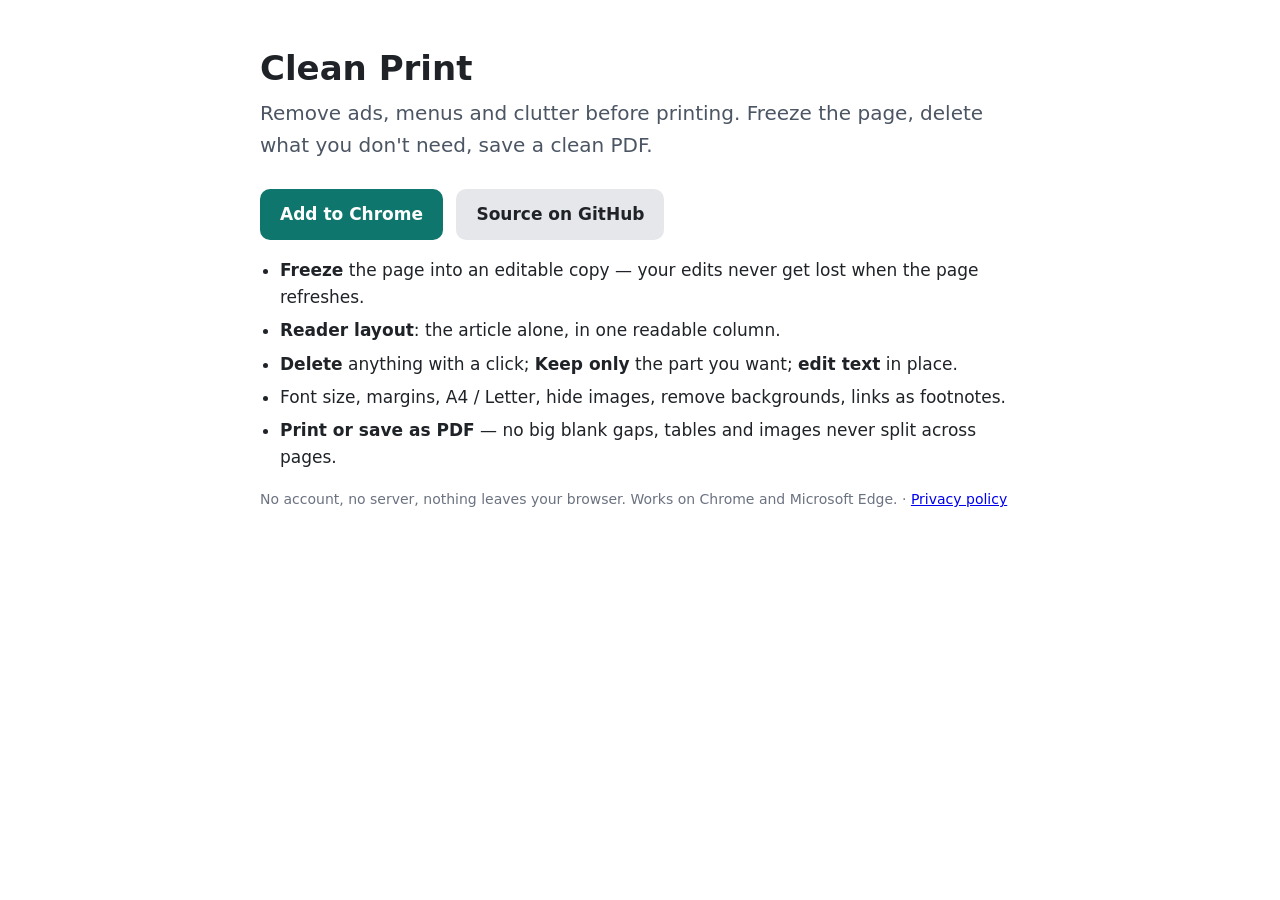
<file: docs/index.html>
<!doctype html>
<html lang="en">
<head>
<meta charset="utf-8"><meta name="viewport" content="width=device-width, initial-scale=1">
<title>Clean Print – Edit any page, save a clean PDF</title>
<style>
  :root { --accent: #0f766e; }
  body { max-width: 760px; margin: 48px auto; padding: 0 20px; font: 17px/1.6 system-ui, -apple-system, "Segoe UI", sans-serif; color: #1f2328; }
  h1 { font-size: 34px; line-height: 1.2; margin: 0 0 8px; }
  .lead { font-size: 20px; color: #4b5563; margin: 0 0 28px; }
  .btn { display: inline-block; background: var(--accent); color: #fff; text-decoration: none; padding: 12px 20px; border-radius: 10px; font-weight: 600; }
  .btn.alt { background: #e5e7eb; color: #1f2328; margin-left: 8px; }
  ul { padding-left: 20px; } li { margin: 6px 0; }
  .muted { color: #6b7280; font-size: 14px; }
  hr { border: 0; border-top: 1px solid #e5e7eb; margin: 36px 0; }
</style>
</head>
<body>
<h1>Clean Print</h1>
<p class="lead">Remove ads, menus and clutter before printing. Freeze the page, delete what you don't need, save a clean PDF.</p>
<p>
  <a class="btn" href="https://chromewebstore.google.com/detail/jjflkejhfnehgkfddjjajkbcmhienfoo">Add to Chrome</a>
  <a class="btn alt" href="https://github.com/ArslanYigitAlp/clean-print">Source on GitHub</a>
</p>
<ul>
  <li><strong>Freeze</strong> the page into an editable copy — your edits never get lost when the page refreshes.</li>
  <li><strong>Reader layout</strong>: the article alone, in one readable column.</li>
  <li><strong>Delete</strong> anything with a click; <strong>Keep only</strong> the part you want; <strong>edit text</strong> in place.</li>
  <li>Font size, margins, A4 / Letter, hide images, remove backgrounds, links as footnotes.</li>
  <li><strong>Print or save as PDF</strong> — no big blank gaps, tables and images never split across pages.</li>
</ul>
<p class="muted">No account, no server, nothing leaves your browser. Works on Chrome and Microsoft Edge. · <a href="privacy.html">Privacy policy</a></p>
</body>
</html>
</file>
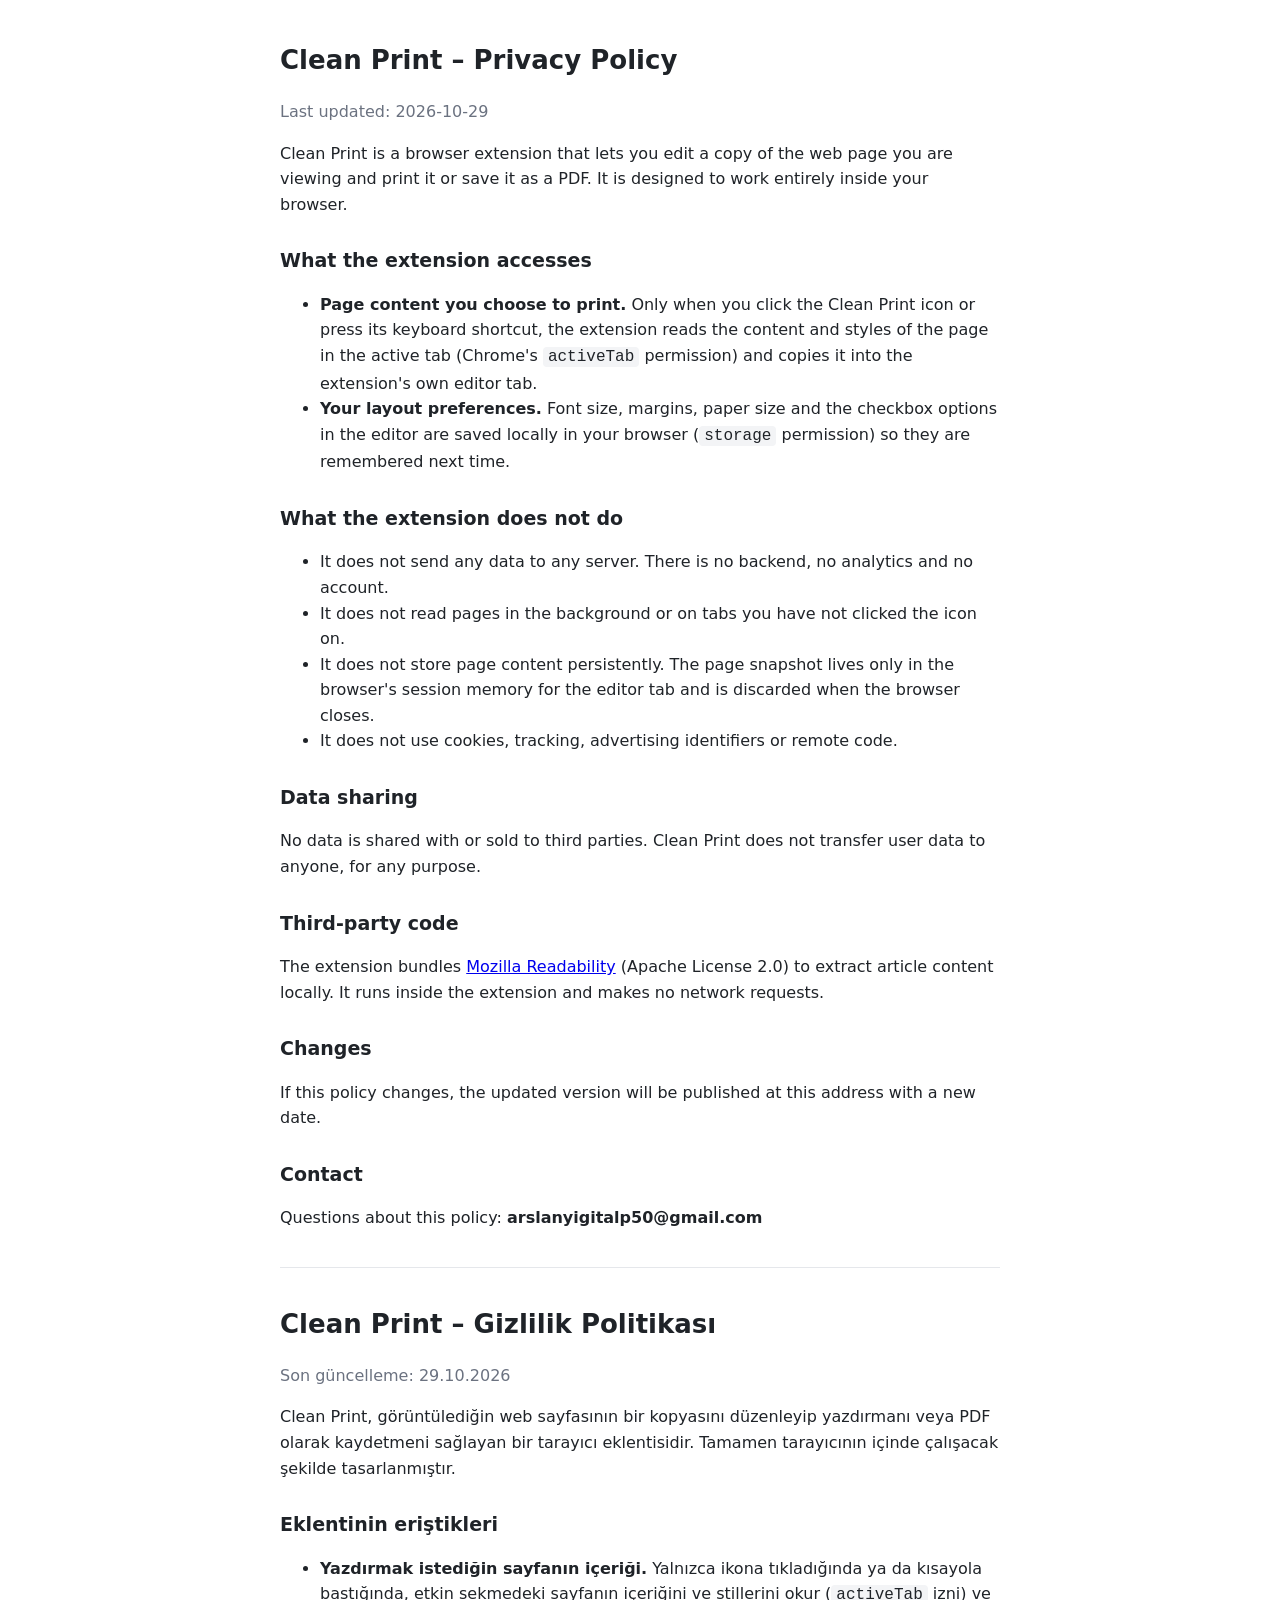
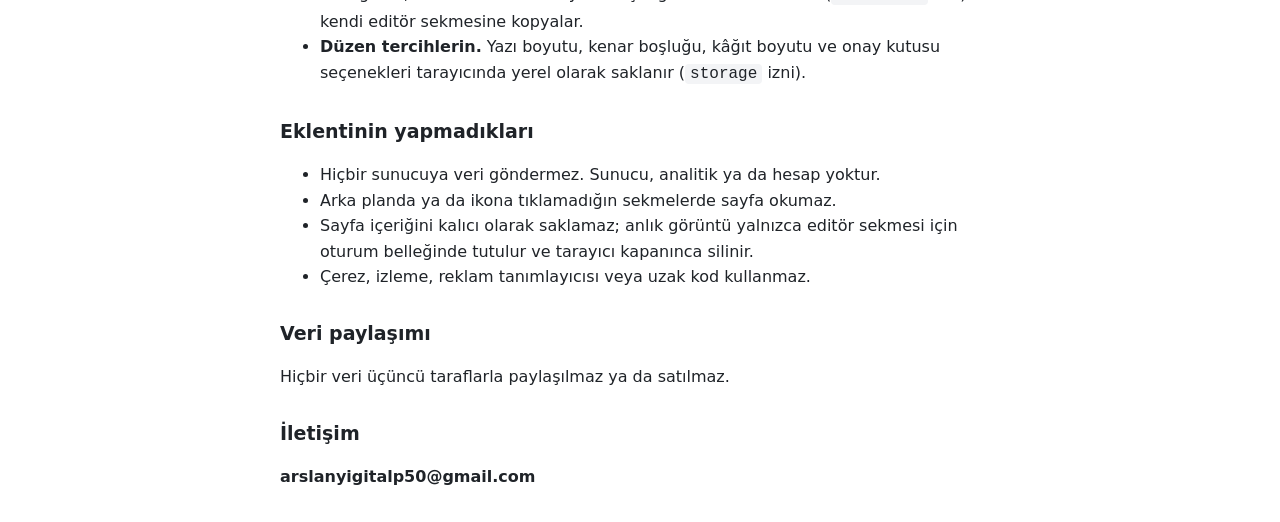
<file: docs/privacy.html>
<!doctype html>
<html lang="en">
<head>
<meta charset="utf-8">
<meta name="viewport" content="width=device-width, initial-scale=1">
<title>Clean Print – Privacy Policy</title>
<style>
  body { max-width: 720px; margin: 40px auto; padding: 0 20px; font: 16px/1.6 system-ui, -apple-system, "Segoe UI", sans-serif; color: #1f2328; }
  h1 { font-size: 26px; } h2 { font-size: 19px; margin-top: 28px; }
  code { background: #f3f4f6; padding: 1px 5px; border-radius: 4px; }
  .muted { color: #6b7280; }
  hr { border: 0; border-top: 1px solid #e5e7eb; margin: 36px 0; }
</style>
</head>
<body>
<h1>Clean Print – Privacy Policy</h1>
<p class="muted">Last updated: 2026-10-29</p>

<p>Clean Print is a browser extension that lets you edit a copy of the web page you are viewing and print it or save it as a PDF. It is designed to work entirely inside your browser.</p>

<h2>What the extension accesses</h2>
<ul>
  <li><strong>Page content you choose to print.</strong> Only when you click the Clean Print icon or press its keyboard shortcut, the extension reads the content and styles of the page in the active tab (Chrome's <code>activeTab</code> permission) and copies it into the extension's own editor tab.</li>
  <li><strong>Your layout preferences.</strong> Font size, margins, paper size and the checkbox options in the editor are saved locally in your browser (<code>storage</code> permission) so they are remembered next time.</li>
</ul>

<h2>What the extension does not do</h2>
<ul>
  <li>It does not send any data to any server. There is no backend, no analytics and no account.</li>
  <li>It does not read pages in the background or on tabs you have not clicked the icon on.</li>
  <li>It does not store page content persistently. The page snapshot lives only in the browser's session memory for the editor tab and is discarded when the browser closes.</li>
  <li>It does not use cookies, tracking, advertising identifiers or remote code.</li>
</ul>

<h2>Data sharing</h2>
<p>No data is shared with or sold to third parties. Clean Print does not transfer user data to anyone, for any purpose.</p>

<h2>Third-party code</h2>
<p>The extension bundles <a href="https://github.com/mozilla/readability">Mozilla Readability</a> (Apache License 2.0) to extract article content locally. It runs inside the extension and makes no network requests.</p>

<h2>Changes</h2>
<p>If this policy changes, the updated version will be published at this address with a new date.</p>

<h2>Contact</h2>
<p>Questions about this policy: <strong>arslanyigitalp50@gmail.com</strong></p>

<hr>

<h1 lang="tr">Clean Print – Gizlilik Politikası</h1>
<p class="muted">Son güncelleme: 29.10.2026</p>
<p>Clean Print, görüntülediğin web sayfasının bir kopyasını düzenleyip yazdırmanı veya PDF olarak kaydetmeni sağlayan bir tarayıcı eklentisidir. Tamamen tarayıcının içinde çalışacak şekilde tasarlanmıştır.</p>
<h2>Eklentinin eriştikleri</h2>
<ul>
  <li><strong>Yazdırmak istediğin sayfanın içeriği.</strong> Yalnızca ikona tıkladığında ya da kısayola bastığında, etkin sekmedeki sayfanın içeriğini ve stillerini okur (<code>activeTab</code> izni) ve kendi editör sekmesine kopyalar.</li>
  <li><strong>Düzen tercihlerin.</strong> Yazı boyutu, kenar boşluğu, kâğıt boyutu ve onay kutusu seçenekleri tarayıcında yerel olarak saklanır (<code>storage</code> izni).</li>
</ul>
<h2>Eklentinin yapmadıkları</h2>
<ul>
  <li>Hiçbir sunucuya veri göndermez. Sunucu, analitik ya da hesap yoktur.</li>
  <li>Arka planda ya da ikona tıklamadığın sekmelerde sayfa okumaz.</li>
  <li>Sayfa içeriğini kalıcı olarak saklamaz; anlık görüntü yalnızca editör sekmesi için oturum belleğinde tutulur ve tarayıcı kapanınca silinir.</li>
  <li>Çerez, izleme, reklam tanımlayıcısı veya uzak kod kullanmaz.</li>
</ul>
<h2>Veri paylaşımı</h2>
<p>Hiçbir veri üçüncü taraflarla paylaşılmaz ya da satılmaz.</p>
<h2>İletişim</h2>
<p><strong>arslanyigitalp50@gmail.com</strong></p>
</body>
</html>
</file>
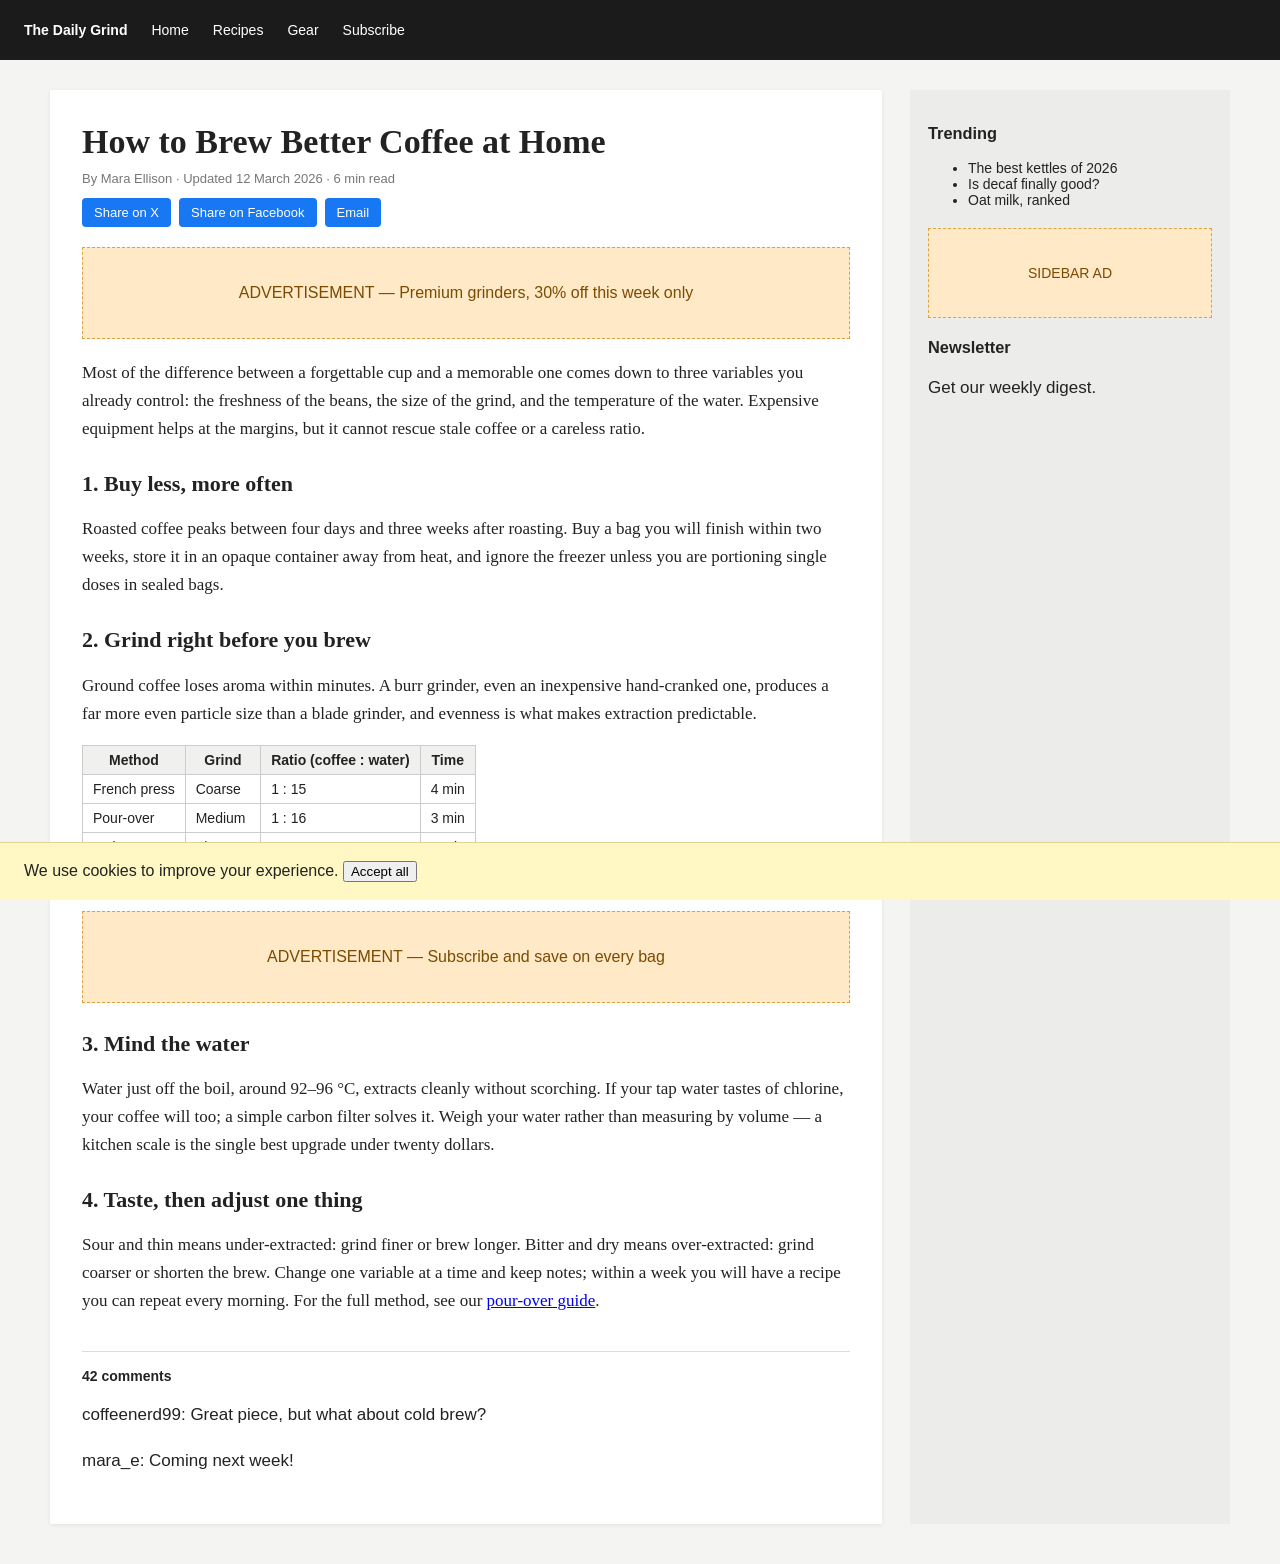
<file: store/demo.html>
<!doctype html><html><head><meta charset="utf-8"><title>How to Brew Better Coffee at Home – The Daily Grind</title>
<style>
 body{margin:0;font-family:Georgia,serif;background:#f4f4f2;color:#222}
 nav{position:fixed;top:0;left:0;right:0;height:60px;background:#1b1b1b;color:#fff;display:flex;align-items:center;padding:0 24px;gap:24px;font-family:Arial;font-size:14px}
 .wrap{display:grid;grid-template-columns:1fr 320px;gap:28px;max-width:1180px;margin:0 auto;padding:90px 24px 40px}
 main{background:#fff;padding:32px;box-shadow:0 1px 4px rgba(0,0,0,.08)}
 .sidebar{background:#ececea;padding:18px;font-family:Arial;font-size:14px}
 .ad{background:#ffe9c7;border:1px dashed #d9a441;padding:36px;text-align:center;font-family:Arial;margin:20px 0;color:#7a4b00}
 .share{display:flex;gap:8px;margin:12px 0 20px}.share a{background:#1877f2;color:#fff;padding:7px 12px;border-radius:4px;text-decoration:none;font-family:Arial;font-size:13px}
 h1{font-size:34px;line-height:1.2;margin:0 0 8px}.byline{color:#777;font-family:Arial;font-size:13px}
 p{font-size:17px;line-height:1.65}h2{font-size:22px;margin-top:28px}
 table{border-collapse:collapse;font-family:Arial;font-size:14px;margin:12px 0}td,th{border:1px solid #ccc;padding:6px 10px}th{background:#f0f0ee}
 .cookie{position:fixed;bottom:0;left:0;right:0;background:#fff8c4;padding:18px 24px;font-family:Arial;border-top:1px solid #e0d58a}
 .comments{margin-top:36px;border-top:1px solid #ddd;padding-top:16px;font-family:Arial;font-size:14px}
</style></head><body>
<nav><b>The Daily Grind</b><span>Home</span><span>Recipes</span><span>Gear</span><span>Subscribe</span></nav>
<div class="wrap">
<main>
 <h1>How to Brew Better Coffee at Home</h1>
 <div class="byline">By Mara Ellison · Updated 12 March 2026 · 6 min read</div>
 <div class="share"><a href="https://example.com/share/x">Share on X</a><a href="https://example.com/share/fb">Share on Facebook</a><a href="https://example.com/share/mail">Email</a></div>
 <div class="ad">ADVERTISEMENT — Premium grinders, 30% off this week only</div>
 <p>Most of the difference between a forgettable cup and a memorable one comes down to three variables you already control: the freshness of the beans, the size of the grind, and the temperature of the water. Expensive equipment helps at the margins, but it cannot rescue stale coffee or a careless ratio.</p>
 <h2>1. Buy less, more often</h2>
 <p>Roasted coffee peaks between four days and three weeks after roasting. Buy a bag you will finish within two weeks, store it in an opaque container away from heat, and ignore the freezer unless you are portioning single doses in sealed bags.</p>
 <h2>2. Grind right before you brew</h2>
 <p>Ground coffee loses aroma within minutes. A burr grinder, even an inexpensive hand-cranked one, produces a far more even particle size than a blade grinder, and evenness is what makes extraction predictable.</p>
 <table><tr><th>Method</th><th>Grind</th><th>Ratio (coffee : water)</th><th>Time</th></tr>
 <tr><td>French press</td><td>Coarse</td><td>1 : 15</td><td>4 min</td></tr>
 <tr><td>Pour-over</td><td>Medium</td><td>1 : 16</td><td>3 min</td></tr>
 <tr><td>Moka pot</td><td>Fine</td><td>1 : 10</td><td>2 min</td></tr>
 <tr><td>Espresso</td><td>Very fine</td><td>1 : 2</td><td>28 s</td></tr></table>
 <div class="ad">ADVERTISEMENT — Subscribe and save on every bag</div>
 <h2>3. Mind the water</h2>
 <p>Water just off the boil, around 92–96 °C, extracts cleanly without scorching. If your tap water tastes of chlorine, your coffee will too; a simple carbon filter solves it. Weigh your water rather than measuring by volume — a kitchen scale is the single best upgrade under twenty dollars.</p>
 <h2>4. Taste, then adjust one thing</h2>
 <p>Sour and thin means under-extracted: grind finer or brew longer. Bitter and dry means over-extracted: grind coarser or shorten the brew. Change one variable at a time and keep notes; within a week you will have a recipe you can repeat every morning. For the full method, see our <a href="https://example.com/guide/pour-over">pour-over guide</a>.</p>
 <div class="comments"><b>42 comments</b><p>coffeenerd99: Great piece, but what about cold brew?</p><p>mara_e: Coming next week!</p></div>
</main>
<div class="sidebar"><h3>Trending</h3><ul><li>The best kettles of 2026</li><li>Is decaf finally good?</li><li>Oat milk, ranked</li></ul><div class="ad">SIDEBAR AD</div><h3>Newsletter</h3><p>Get our weekly digest.</p></div>
</div>
<div class="cookie">We use cookies to improve your experience. <button>Accept all</button></div>
</body></html>
</file>
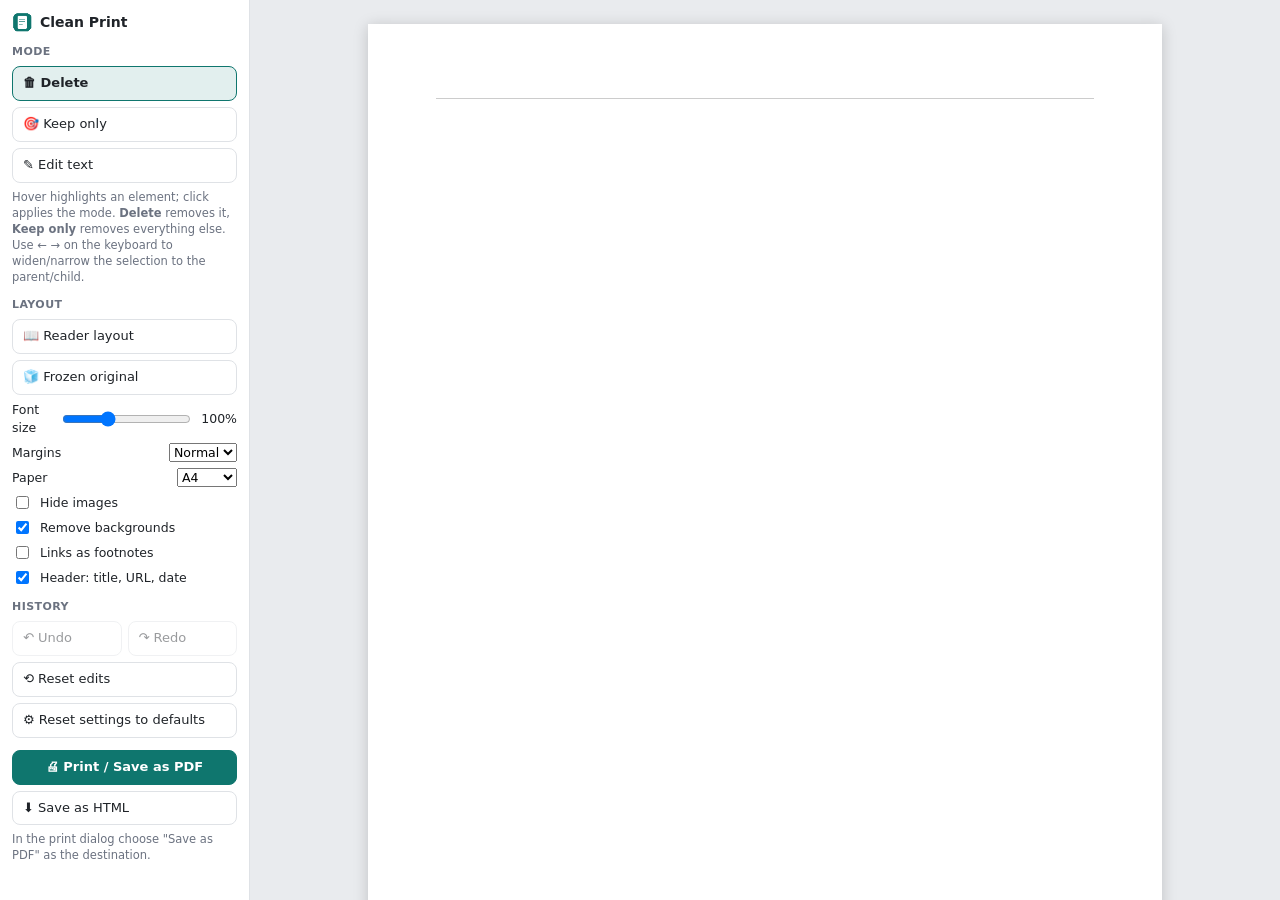
<file: src/editor/editor.html>
<!doctype html>
<html>
<head>
  <meta charset="utf-8">
  <title>Clean Print</title>
  <link rel="icon" href="../icons/icon32.png">
  <link rel="stylesheet" href="editor.css">
</head>
<body>
  <aside id="tools">
    <div class="brand"><img src="../icons/icon32.png" alt="" width="20"><strong>Clean Print</strong></div>
    <div class="group">
      <div class="lbl">Mode</div>
      <button id="mDelete" class="tool on" title="Click an element to remove it (D)">🗑 Delete</button>
      <button id="mKeep" class="tool" title="Keep only the clicked element (K)">🎯 Keep only</button>
      <button id="mEdit" class="tool" title="Edit text inline (E)">✎ Edit text</button>
      <div class="hint">Hover highlights an element; click applies the mode. <b>Delete</b> removes it, <b>Keep only</b> removes everything else. Use ← → on the keyboard to widen/narrow the selection to the parent/child.</div>
    </div>
    <div class="group">
      <div class="lbl">Layout</div>
      <button id="reader" class="tool">📖 Reader layout</button>
      <button id="original" class="tool">🧊 Frozen original</button>
      <label>Font size <input id="fs" type="range" min="70" max="160" value="100"><span id="fsv">100%</span></label>
      <label>Margins <select id="margin"><option value="10">Narrow</option><option value="18" selected>Normal</option><option value="25">Wide</option></select></label>
      <label>Paper <select id="paperSize"><option value="A4" selected>A4</option><option value="Letter">Letter</option></select></label>
      <label><input type="checkbox" id="noImages"> Hide images</label>
      <label><input type="checkbox" id="noBg" checked> Remove backgrounds</label>
      <label><input type="checkbox" id="linkFoot"> Links as footnotes</label>
      <label><input type="checkbox" id="header" checked> Header: title, URL, date</label>
    </div>
    <div class="group">
      <div class="lbl">History</div>
      <div class="row"><button id="undo" class="tool half" disabled>↶ Undo</button><button id="redo" class="tool half" disabled>↷ Redo</button></div>
      <button id="reset" class="tool">⟲ Reset edits</button>
      <button id="resetOpts" class="tool">⚙ Reset settings to defaults</button>
    </div>
    <div class="group">
      <button id="print" class="primary">🖨 Print / Save as PDF</button>
      <button id="saveHtml" class="tool">⬇ Save as HTML</button>
      <div class="hint">In the print dialog choose "Save as PDF" as the destination.</div>
    </div>
    <div id="meta" class="hint small"></div>
  </aside>

  <main id="stage">
    <div id="paper-wrap">
      <header id="docHeader"><span id="hTitle"></span><span id="hMeta"></span></header>
      <article id="paper"></article>
      <footer id="footnotes" hidden><h3>Links</h3><ol id="fnList"></ol></footer>
    </div>
  </main>

  <div id="hl"></div>
  <div id="hlTag"></div>

  <script src="editor.js"></script>
</body>
</html>
</file>
<file: src/editor/editor.css>
:root { --bg: #e9ebee; --panel: #fff; --fg: #1f2328; --muted: #6b7280; --line: #dfe2e6; --accent: #0f766e; --sel: #d9480f; }
@media (prefers-color-scheme: dark) { :root { --bg: #1b1d20; --panel: #26292d; --fg: #e8e8e8; --muted: #9aa0a6; --line: #3a3d42; } }
* { box-sizing: border-box; }
html, body { height: 100%; margin: 0; }
body { display: flex; font: 13px/1.45 system-ui, -apple-system, "Segoe UI", sans-serif; color: var(--fg); background: var(--bg); }
#tools { width: 250px; background: var(--panel); border-right: 1px solid var(--line); padding: 12px; display: flex; flex-direction: column; gap: 12px; overflow: auto; }
.brand { display: flex; align-items: center; gap: 8px; font-size: 14px; }
.group { display: flex; flex-direction: column; gap: 6px; }
.lbl { font-size: 11px; text-transform: uppercase; letter-spacing: .04em; color: var(--muted); font-weight: 600; }
.tool, .primary { font: inherit; text-align: left; border: 1px solid var(--line); background: var(--panel); color: var(--fg); border-radius: 8px; padding: 7px 10px; cursor: pointer; }
.tool:hover { border-color: var(--muted); }
.tool.on { border-color: var(--accent); background: color-mix(in srgb, var(--accent) 12%, var(--panel)); font-weight: 600; }
.tool:disabled { opacity: .45; cursor: default; }
.tool.half { flex: 1; }
.row { display: flex; gap: 6px; }
.primary { background: var(--accent); color: #fff; border-color: var(--accent); font-weight: 600; text-align: center; }
label { display: flex; align-items: center; gap: 8px; font-size: 12.5px; }
label input[type=range] { flex: 1; }
label select { margin-left: auto; font: inherit; }
.hint { font-size: 11.5px; color: var(--muted); line-height: 1.4; }
.hint.small { margin-top: auto; }

#stage { flex: 1; overflow: auto; padding: 24px; }
#paper-wrap { background: #fff; color: #111; margin: 0 auto; box-shadow: 0 2px 14px rgba(0,0,0,.18); width: 210mm; min-height: 297mm; padding: 18mm; position: relative; }
#paper-wrap.letter { width: 216mm; min-height: 279mm; }
#docHeader { display: flex; justify-content: space-between; gap: 12px; font: 11px/1.3 system-ui, sans-serif; color: #555; border-bottom: 1px solid #ccc; padding-bottom: 6px; margin-bottom: 14px; }
#docHeader[hidden] { display: none; }
#hTitle { font-weight: 600; overflow: hidden; text-overflow: ellipsis; white-space: nowrap; }
#hMeta { white-space: nowrap; }
#paper { font-size: 100%; }
#paper * { max-width: 100% !important; }
#paper img { height: auto !important; }
#paper.no-images img { display: none !important; }
#paper.no-bg * { background: transparent !important; box-shadow: none !important; color: #111 !important; border-color: #999 !important; }
#paper.no-bg a { color: #1a0dab !important; }
#paper.no-bg { background: transparent !important; background-image: none !important; }
#paper.reader { font: 16px/1.6 Georgia, "Times New Roman", serif; max-width: 100%; }
#paper.reader h1 { font-size: 1.8em; line-height: 1.25; margin: 0 0 .4em; }
#paper.reader .byline { color: #555; font-style: italic; margin-bottom: 1.2em; font-size: .9em; }
#paper.reader p { margin: 0 0 1em; }
#paper.reader img { display: block; margin: 1em auto; }
#paper.reader figure { margin: 1em 0; }
#paper.reader pre { white-space: pre-wrap; font-size: .85em; }
#paper .cp-removed { display: none !important; }
#paper [contenteditable] { outline: 1px dashed var(--accent); }
#footnotes { margin-top: 18px; border-top: 1px solid #ccc; padding-top: 8px; font-size: 11px; color: #333; }
#footnotes h3 { font-size: 12px; margin: 0 0 4px; }
#footnotes ol { margin: 0; padding-left: 18px; }
#footnotes li { word-break: break-all; }
sup.cp-fn { font-size: .7em; color: #555; }

#hl { position: fixed; pointer-events: none; border: 2px solid var(--sel); background: rgba(217,72,15,.08); border-radius: 2px; display: none; z-index: 10; }
#hl.keep { border-color: var(--accent); background: rgba(15,118,110,.08); }
#hlTag { position: fixed; pointer-events: none; display: none; z-index: 11; background: var(--sel); color: #fff; font: 11px/1 ui-monospace, monospace; padding: 3px 6px; border-radius: 3px; }
#hlTag.keep { background: var(--accent); }

@page { margin: 0; }
@media print {
  html, body { height: auto; background: #fff; }
  #tools, #hl, #hlTag { display: none !important; }
  #stage { padding: 0; overflow: visible; }
  #paper-wrap { box-shadow: none; margin: 0; width: auto; min-height: 0; padding: var(--pad, 18mm); }
  #paper [contenteditable] { outline: none; }
  #paper img, #paper table, #paper figure, #paper pre, #paper blockquote { break-inside: avoid; page-break-inside: avoid; }
  #paper h1, #paper h2, #paper h3 { break-after: avoid; page-break-after: avoid; }
  #paper p, #paper li { orphans: 3; widows: 3; }
  a { color: inherit; text-decoration: none; }
}
</file>
